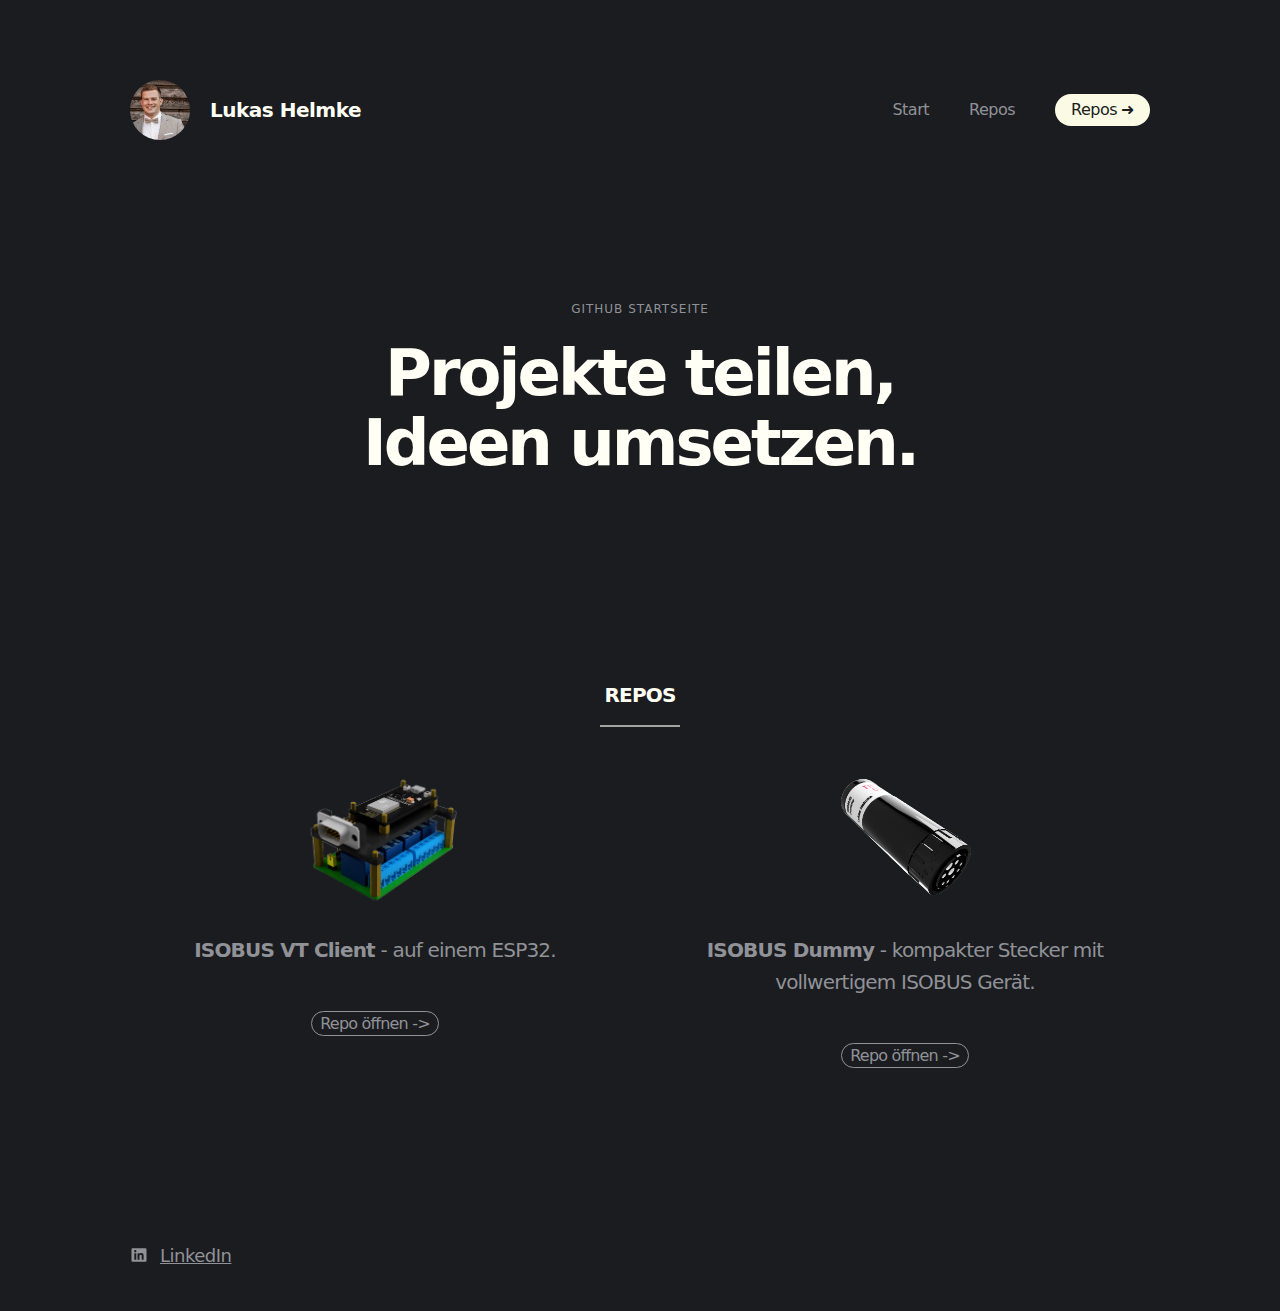
<file: index.html>
<!doctype html>
<html lang="de">
<head>
<meta charset="utf-8" />
<meta name="viewport" content="width=device-width, initial-scale=1" />

<!-- SEO -->  
<title>Lukas Helmke - GitHub Startseite</title>
<meta name="description" content="Landing Page zum lukashelmke.github.io Repository, Projekten und Updates von Lukas Helmke." />
<link rel="canonical" href="https://lukashelmke.github.io/" />
<meta name="robots" content="index,follow" />

<!-- Favicon -->   
<link rel="icon" href="./assets/img/global/lh.png" type="image/png" sizes="32x32" />
<link rel="icon" href="./assets/img/global/lh.png" type="image/png" sizes="16x16" />
<link rel="shortcut icon" href="./assets/img/global/lh.png" type="image/png" />
<link rel="apple-touch-icon" href="./assets/img/global/lh.png" />

<!-- Socials -->
<meta property="og:title" content="Lukas Helmke - GitHub Startseite" />
<meta property="og:description" content="Landing Page zum lukashelmke.github.io Repository, Projekten und Updates." />
<meta property="og:type" content="website" />
<meta property="og:url" content="https://lukashelmke.github.io" />
<meta property="og:image" content="./assets/img/global/lh.jpg" />
<meta name="twitter:card" content="summary_large_image" />

<!-- Styles + JS -->    
<link rel="preload" href="./assets/css/styles.css?v=0.8" as="style" />
<link rel="stylesheet" href="./assets/css/colors.css?v=0.8" /> 
<link rel="stylesheet" href="./assets/css/styles.css?v=0.8" />  
<script defer src="./assets/js/siema.min.js?v=0.8"></script>
<script defer src="./assets/js/main.js?v=0.8"></script>

</head>
<body class="scheme-midnight">

<header class="top">
  <div class="top__left">
    <img class="top__avatar" src="./assets/img/global/lukas.jpg" alt="Portraet von Lukas Helmke" />
    <span class="top__brand">Lukas Helmke</span>
  </div>
  <nav class="top__right">
    <div class="links">
      <a href="#start" class="top__link">Start</a>
      <a href="#repo" class="top__link">Repos</a>
    </div>
    <a href="https://github.com/lukashelmke" class="top__cta">Repos <span class="arrow">&#x279C;</span></a>
  </nav>
</header>

<section class="hero" id="start">
  <div class="boxed">
    <span class="eyebrow">GitHub Startseite</span>
    <h1 class="overview">Projekte teilen, <br>
      Ideen umsetzen.</h1>
    
  </div>
</section>

<section id="repo">
  <div class="boxed">
    <h2 class="section-title">Repos</h2>
    <div class="repo-grid">
      <article class="repo-card">
        <a class="repo-thumb-link" href="https://github.com/lukashelmke/IsoBus_VT_Client_ESP32_Repo">
          <img class="repo-thumb" src="./assets/img/global/ESP32_IsoBus_Relais.png" alt="ESP32 IsoBus Relais Rendering" />
        </a>
        <p><strong>ISOBUS VT Client</strong> - auf einem ESP32.</p>
        <p><a href="https://github.com/lukashelmke/IsoBus_VT_Client_ESP32_Repo" class="cta-project">Repo öffnen -></a></p>
      </article>
      <article class="repo-card">
        <a class="repo-thumb-link" href="https://github.com/lukashelmke/ISOBUS_Dummy">
          <img class="repo-thumb" src="./assets/img/global/ISOBBUS_Dummy_Rendering4.PNG" alt="ISOBUS Dummy Rendering" />
        </a>
        <p><strong>ISOBUS Dummy</strong> - kompakter Stecker mit vollwertigem ISOBUS Gerät.</p>
        <p><a href="https://github.com/lukashelmke/ISOBUS_Dummy" class="cta-project">Repo öffnen -></a></p>
      </article>
    </div>
  </div>
</section>

<footer class="site-footer bg-alt">
  <div class="footer-inner">
    <a class="social-link" href="https://www.linkedin.com/in/lukas-helmke-4b8bb62aa?utm_source=share&utm_campaign=share_via&utm_content=profile&utm_medium=ios_app" aria-label="LinkedIn Profil">
      <svg class="social-icon" viewBox="0 0 24 24" role="img" aria-hidden="true">
        <path d="M20.5 3h-17C2.67 3 2 3.67 2 4.5v15C2 20.33 2.67 21 3.5 21h17c.83 0 1.5-.67 1.5-1.5v-15C22 3.67 21.33 3 20.5 3zM8.34 18.2H5.75V9.62h2.59v8.58zM7.04 8.46c-.83 0-1.5-.67-1.5-1.5s.67-1.5 1.5-1.5 1.5.67 1.5 1.5-.67 1.5-1.5 1.5zm11.16 9.74h-2.59v-4.17c0-.99-.02-2.27-1.38-2.27-1.38 0-1.6 1.08-1.6 2.2v4.24H10.04V9.62h2.49v1.17h.03c.35-.66 1.2-1.35 2.47-1.35 2.64 0 3.13 1.74 3.13 4v4.76z"></path>
      </svg>
      <span>LinkedIn</span>
    </a>
  </div>
</footer>
</body>
</html>
</file>
<file: assets/css/colors.css>
body.scheme-midnight{background-color:#1a1c20;color:#fffff5}body.scheme-midnight ::selection{background:#fffff5;color:#1a1c20;text-shadow:none}body.scheme-midnight section.bg-alt,body.scheme-midnight .testimonial{background-color:#27282a}body.scheme-midnight a.cta-project:hover{border-color:#fffff5}body.scheme-midnight blockquote,body.scheme-midnight hr,body.scheme-midnight .slider-controls button,body.scheme-midnight a.cta-project{border-color:#919297}body.scheme-midnight blockquote{border-color:#7b7d80}body.scheme-midnight .top__brand,body.scheme-midnight div.boxed p a:hover,body.scheme-midnight .testimonial figcaption strong,body.scheme-midnight .top__link:hover,body.scheme-midnight .bio-text p,body.scheme-midnight .bio-links a,body.scheme-midnight a.cta-project:hover{color:#fffff5}body.scheme-midnight .links a,body.scheme-midnight .eyebrow,body.scheme-midnight p,body.scheme-midnight pre code,body.scheme-midnight del,body.scheme-midnight .slider-controls,body.scheme-midnight .testimonial,body.scheme-midnight .testimonial p,body.scheme-midnight .site-footer,body.scheme-midnight .site-footer a,body.scheme-midnight a.cta-project{color:#919297}body.scheme-midnight .testimonial figcaption,body.scheme-midnight blockquote,body.scheme-midnight blockquote p,body.scheme-midnight blockquote a{color:#7b7d80}body.scheme-midnight .top__cta{background-color:#fbfbe5;color:#1a1c20}body.scheme-midnight .top__cta a{color:#1a1c20}body.scheme-daylight{background-color:#fffff5;color:#1a1c20}body.scheme-daylight ::selection{background:#1a1c20;color:#fffff5;text-shadow:none}body.scheme-daylight section.bg-alt,body.scheme-daylight .testimonial{background-color:#fbfbe5}body.scheme-daylight a.cta-project:hover{border-color:#1a1c20}body.scheme-daylight blockquote,body.scheme-daylight hr,body.scheme-daylight .slider-controls button,body.scheme-daylight a.cta-project{border-color:#919297}body.scheme-daylight blockquote{border-color:#7b7d80}body.scheme-daylight .top__brand,body.scheme-daylight div.boxed p a:hover,body.scheme-daylight .testimonial figcaption strong,body.scheme-daylight .top__link:hover,body.scheme-daylight .bio-text p,body.scheme-daylight .bio-links a,body.scheme-daylight a.cta-project:hover{color:#1a1c20}body.scheme-daylight .links a,body.scheme-daylight .eyebrow,body.scheme-daylight p,body.scheme-daylight pre code,body.scheme-daylight del,body.scheme-daylight .slider-controls,body.scheme-daylight .testimonial,body.scheme-daylight .testimonial p,body.scheme-daylight .site-footer,body.scheme-daylight .site-footer a,body.scheme-daylight a.cta-project{color:#919297}body.scheme-daylight .testimonial figcaption,body.scheme-daylight blockquote,body.scheme-daylight blockquote p,body.scheme-daylight blockquote a{color:#7b7d80}body.scheme-daylight .top__cta{background-color:#27282a;color:#fffff5}body.scheme-daylight .top__cta a{color:#fffff5}body.scheme-ocean{background-color:#0b1a37;color:#fffff5}body.scheme-ocean ::selection{background:#fffff5;color:#0b1a37;text-shadow:none}body.scheme-ocean section.bg-alt,body.scheme-ocean .testimonial{background-color:#13264b}body.scheme-ocean a.cta-project:hover{border-color:#fffff5}body.scheme-ocean blockquote,body.scheme-ocean hr,body.scheme-ocean .slider-controls button,body.scheme-ocean a.cta-project{border-color:#949aa8}body.scheme-ocean blockquote{border-color:#818eac}body.scheme-ocean .top__brand,body.scheme-ocean div.boxed p a:hover,body.scheme-ocean .testimonial figcaption strong,body.scheme-ocean .top__link:hover,body.scheme-ocean .bio-text p,body.scheme-ocean .bio-links a,body.scheme-ocean a.cta-project:hover{color:#fffff5}body.scheme-ocean .links a,body.scheme-ocean .eyebrow,body.scheme-ocean p,body.scheme-ocean pre code,body.scheme-ocean del,body.scheme-ocean .slider-controls,body.scheme-ocean .testimonial,body.scheme-ocean .testimonial p,body.scheme-ocean .site-footer,body.scheme-ocean .site-footer a,body.scheme-ocean a.cta-project{color:#949aa8}body.scheme-ocean .testimonial figcaption,body.scheme-ocean blockquote,body.scheme-ocean blockquote p,body.scheme-ocean blockquote a{color:#818eac}body.scheme-ocean .top__cta{background-color:#fbfbe5;color:#0b1a37}body.scheme-ocean .top__cta a{color:#0b1a37}body.scheme-forest{background-color:#194f27;color:#fffff5}body.scheme-forest ::selection{background:#fffff5;color:#194f27;text-shadow:none}body.scheme-forest section.bg-alt,body.scheme-forest .testimonial{background-color:#1e572d}body.scheme-forest a.cta-project:hover{border-color:#fffff5}body.scheme-forest blockquote,body.scheme-forest hr,body.scheme-forest .slider-controls button,body.scheme-forest a.cta-project{border-color:#a2ad8c}body.scheme-forest blockquote{border-color:#829263}body.scheme-forest .top__brand,body.scheme-forest div.boxed p a:hover,body.scheme-forest .testimonial figcaption strong,body.scheme-forest .top__link:hover,body.scheme-forest .bio-text p,body.scheme-forest .bio-links a,body.scheme-forest a.cta-project:hover{color:#fffff5}body.scheme-forest .links a,body.scheme-forest .eyebrow,body.scheme-forest p,body.scheme-forest pre code,body.scheme-forest del,body.scheme-forest .slider-controls,body.scheme-forest .testimonial,body.scheme-forest .testimonial p,body.scheme-forest .site-footer,body.scheme-forest .site-footer a,body.scheme-forest a.cta-project{color:#a2ad8c}body.scheme-forest .testimonial figcaption,body.scheme-forest blockquote,body.scheme-forest blockquote p,body.scheme-forest blockquote a{color:#829263}body.scheme-forest .top__cta{background-color:#fbfbe5;color:#194f27}body.scheme-forest .top__cta a{color:#194f27}
</file>
<file: assets/css/styles.css>
@charset "UTF-8";
/* ------------------------------------------------------------------------------- */
/* Reset */
/* ------------------------------------------------------------------------------- */
*,
*::before,
*::after {
  box-sizing: border-box;
  margin: 0;
  padding: 0;
}

html {
  line-height: 1.5;
  -webkit-text-size-adjust: 100%;
  scroll-behavior: smooth;
  color: #000;
}

body {
  text-rendering: optimizeSpeed;
  font-family: inherit;
  font-size: 100%;
  line-height: inherit;
  min-height: 100vh;
  -webkit-tap-highlight-color: rgba(0, 0, 0, 0);
}

img,
picture,
video,
canvas,
svg {
  display: block;
  max-width: 100%;
  height: auto;
}

input,
button,
textarea,
select {
  font: inherit;
  color: inherit;
  background: none;
  border: none;
  outline: none;
}

ul,
ol {
  list-style: none;
}

a {
  color: inherit;
  text-decoration: none;
}

table {
  border-collapse: collapse;
  width: 100%;
}

body {
  -webkit-font-smoothing: antialiased;
  -moz-osx-font-smoothing: grayscale;
  text-rendering: optimizeLegibility;
}

body {
  font-family: "Inter", system-ui, -apple-system, BlinkMacSystemFont, "Segoe UI", sans-serif, "Apple Color Emoji", "Segoe UI Emoji";
  line-height: 1.5;
  letter-spacing: -0.5px;
  font-style: normal;
  font-weight: 400;
}

.bio-section, .site-footer, section, .top {
  padding-top: 80px;
  padding-bottom: 80px;
}
@media (max-width: 600px) {
  .bio-section, .site-footer, section, .top {
    padding-top: 40px;
    padding-bottom: 40px;
  }
}

.bio-section, div.boxed, .eyebrow, .top {
  width: 100%;
  max-width: 1020px;
  margin-left: auto;
  margin-right: auto;
}
@media (max-width: 1100px) {
  .bio-section, div.boxed, .eyebrow, .top {
    width: calc(100% - 80px);
  }
}
.overview {
  width: 100%;
  max-width: 800px;
  margin-left: auto;
  margin-right: auto;
}

.testimonial, div.boxed blockquote, div.boxed p,
div.boxed h2 {
  width: 100%;
  max-width: 480px;
  margin-left: auto;
  margin-right: auto;
}

/* ------------------------------------------------------------------------------- */
/* Global styles */
/* ------------------------------------------------------------------------------- */
html {
  font-size: 16px;
  scroll-behavior: smooth;
  box-sizing: border-box;
}
@media (max-width: 600px) {
  html {
    font-size: 14px;
  }
}

body {
  padding: 0;
  margin: 0;
  -webkit-tap-highlight-color: rgba(0, 0, 0, 0);
}

*, *::before, *::after {
  box-sizing: inherit;
}

img {
  max-width: 100%;
  height: auto;
  border-radius: 12px;
}

a img {
  vertical-align: top;
}

p {
  margin: 0 0 10px 0;
}

li {
  list-style: none;
}

*:focus {
  outline: 2px solid transparent;
  outline-offset: 2px;
}

hr {
  border: none;
  height: 1px;
  display: block;
  margin: 40px 0;
  border-bottom: 2px dotted;
}

b, strong {
  font-style: normal;
  font-weight: 600;
}

del {
  text-decoration: line-through;
}

blockquote {
  margin: 40px 0 40px 0;
  padding: 0 20px 0 20px;
  border-left: 1px solid;
}
blockquote a {
  text-decoration: underline;
}

i, em {
  font-style: italic;
}

pre code {
  display: block;
  padding: 20px;
  overflow: hidden;
  margin-bottom: 20px;
}

textarea,
input,
button,
select {
  border-radius: 0;
  appearance: none;
  -webkit-appearance: none;
  -moz-appearance: none;
}

/* ------------------------------------------------------------------------------- */
/* Header (logo + nav) */
/* ------------------------------------------------------------------------------- */
.top {
  display: flex;
  justify-content: space-between;
  align-items: center;
}
.top__left {
  display: flex;
  align-items: center;
  gap: 20px;
}
.top__avatar {
  width: 60px;
  height: 60px;
  border-radius: 50%;
  object-fit: cover;
}
@media (max-width: 600px) {
  .top__avatar {
    width: 40px;
    height: 40px;
  }
}
.top__brand {
  font-size: 1.25rem;
  font-weight: bold;
}
.top__right {
  display: flex;
  align-items: center;
  gap: 40px;
}
@media (max-width: 600px) {
  .top__right {
    gap: 20px;
  }
}
.top .links {
  display: flex;
  align-items: center;
  gap: 40px;
}
.top__link {
  font-size: 1rem;
  text-decoration: none;
  transition: color 0.2s ease-in, border-color 0.2s ease-in;
}
.top__link:hover {
  transition: color 0.1s ease-out, border-color 0.1s ease-out;
}
.top__cta {
  padding: 4px 16px;
  border-radius: 999px;
  font-size: 1rem;
  text-decoration: none;
  display: inline-flex;
  transition: color 0.3s;
}
.top__cta .arrow {
  display: inline-block;
  transition: transform 0.3s ease;
  margin-left: 0.25em;
  font-weight: bold;
}
.top__cta:hover .arrow {
  transform: translateX(3px);
}

/* ------------------------------------------------------------------------------- */
/* Intros with big type */
/* ------------------------------------------------------------------------------- */
.eyebrow {
  display: block;
  margin-bottom: 20px;
  text-transform: uppercase;
  font-size: 12px;
  letter-spacing: 1px;
  text-align: center;
}
@media (max-width: 600px) {
  .eyebrow {
    text-align: left;
    margin-left: 0;
  }
}

.overview {
  font-size: 4rem;
  letter-spacing: -0.1875rem;
  line-height: 4.4rem;
  text-align: center;
}
.hero p {
  display: flex;
  justify-content: center;
  text-align: center;
}

.hero .cta-project {
  display: inline-flex;
}
@media (max-width: 600px) {
  .overview {
    text-align: left;
    font-size: 3.2rem;
    letter-spacing: -0.0375rem;
    line-height: 3.52rem;
  }
}

/* ------------------------------------------------------------------------------- */
/* Page sections */
/* ------------------------------------------------------------------------------- */
section {
  width: 100%;
  margin: 0;
}
section p {
  margin-bottom: 40px;
}
section p a {
  text-decoration: underline;
}
section hr {
  border: none;
  height: 160px;
}
@media (max-width: 600px) {
  section hr {
    height: 80px;
  }
}

div.boxed img {
  width: 100%;
  max-width: 1020px;
  border-radius: 12px;
}
div.boxed p,
div.boxed h2 {
  font-size: 1.25rem;
  letter-spacing: -0.05rem;
  line-height: 2rem;
}
div.boxed h2 {
  margin-top: 40px;
  margin-bottom: 40px;
}
div.boxed blockquote {
  font-size: 1rem;
  line-height: 1.5rem;
}
div.boxed blockquote p {
  font-size: 1rem;
  line-height: 1.5rem;
}
div.boxed p a {
  transition: color 0.2s ease-in, border-color 0.2s ease-in;
}
div.boxed p a:hover {
  transition: color 0.1s ease-out, border-color 0.1s ease-out;
}

/* ------------------------------------------------------------------------------- */
/* Repo thumbnails */
/* ------------------------------------------------------------------------------- */
.boxed img.repo-thumb {
  width: 220px !important;
  max-width: 220px !important;
  height: 140px !important;
  object-fit: cover;
  display: block;
  border-radius: 10px;
  margin: 0 auto 20px auto;
  transition: transform 0.2s ease-in-out;
  will-change: transform;
}

.repo-thumb-link {
  display: inline-block;
}

.repo-thumb-link:hover .repo-thumb {
  transform: scale(1.04);
}

.repo-grid {
  display: grid;
  grid-template-columns: repeat(2, minmax(0, 1fr));
  gap: 40px;
}

@media (max-width: 900px) {
  .repo-grid {
    grid-template-columns: 1fr;
  }
}

.repo-card {
  text-align: center;
}

.section-title {
  font-size: 2.8rem;
  letter-spacing: -0.06rem;
  text-transform: uppercase;
  margin-bottom: 32px;
  text-align: center;
  position: relative;
}

.section-title::after {
  content: "";
  display: block;
  width: 80px;
  height: 2px;
  margin: 14px auto 0;
  background: currentColor;
  opacity: 0.6;
}

/* ------------------------------------------------------------------------------- */
/* Footers */
/* ------------------------------------------------------------------------------- */
.site-footer {
  display: flex;
  justify-content: space-between;
  align-items: center;
  padding: 40px 0;
  font-size: 1rem;
  flex-wrap: wrap;
}

.site-footer .footer-inner {
  width: 100%;
  max-width: 1020px;
  margin-left: auto;
  margin-right: auto;
}
@media (max-width: 1100px) {
  .site-footer .footer-inner {
    width: calc(100% - 80px);
  }
}
.site-footer a {
  text-decoration: underline;
}

.site-footer a:hover {
  text-decoration: underline;
}

.footer-left,
.footer-right {
  margin: 0.5rem 0;
}

/* ------------------------------------------------------------------------------- */
/* Portfolios */
/* ------------------------------------------------------------------------------- */
.siema-wrapper {
  border-radius: 12px;
  overflow: hidden;
  line-height: 0;
}

.siema {
  margin: 0;
  display: flex;
}
.siema > div {
  flex-shrink: 0;
  width: 100%;
  display: flex;
  align-items: flex-start;
}
.siema img {
  display: block;
  vertical-align: top;
  width: 100%;
  height: auto;
  margin: 0;
  border-radius: 0 !important;
}

.slider-controls {
  font-size: 1rem;
  letter-spacing: -0.1rem;
  line-height: 1.5rem;
  display: flex;
  justify-content: flex-end;
  gap: 20px;
  margin-top: 16px;
}
.slider-controls button {
  cursor: pointer;
  border-bottom: 1px solid;
}

div.boxed .slider-heading {
  margin-top: 0;
}

a.cta-project {
  font-size: 1rem;
  line-height: 1rem;
  text-decoration: none;
  border: 1px solid;
  border-radius: 999px;
  padding: 2px 8px;
  transition: color 0.2s ease-in, border-color 0.2s ease-in;
}
a.cta-project:hover {
  transition: color 0.1s ease-out, border-color 0.1s ease-out;
}

/* ------------------------------------------------------------------------------- */
/* Testimonials */
/* ------------------------------------------------------------------------------- */
.testimonial {
  border-radius: 12px;
  padding: 80px 40px;
  text-align: center;
  margin-bottom: 40px;
}
.testimonial blockquote {
  border-left: none;
  font-family: "Inter", system-ui, -apple-system, BlinkMacSystemFont, "Segoe UI", sans-serif, "Apple Color Emoji", "Segoe UI Emoji";
  font-size: 1rem;
  line-height: 2rem;
  margin: 0 0 2rem;
  font-style: normal;
  quotes: "“" "”" "‘" "’";
}
.testimonial blockquote p {
  font-size: 1rem;
  line-height: 1.5rem;
}
.testimonial blockquote p::before {
  content: open-quote;
}
.testimonial blockquote p::after {
  content: close-quote;
}
.testimonial figcaption {
  font-size: 1rem;
}
.testimonial figcaption strong {
  font-weight: normal;
}
/* ------------------------------------------------------------------------------- */
/* Bios, Info, About section */
/* ------------------------------------------------------------------------------- */
.bio-section {
  display: flex;
  align-items: center;
  justify-content: center;
  gap: 40px;
  flex-wrap: wrap;
}

.bio-image {
  width: 100%;
}
@media (min-width: 1100px) {
  .bio-image {
    width: 48%;
  }
}
.bio-image img {
  width: 100%;
  border-radius: 12px;
}

.bio-text {
  width: 100%;
  font-size: 1.6875rem;
  line-height: 2rem;
}
@media (min-width: 1100px) {
  .bio-text {
    width: 48%;
  }
}

.highlight {
  text-decoration: underline;
}

.bio-links {
  display: flex;
  gap: 3rem;
  font-size: 1.25rem;
  line-height: 2rem;
  flex-wrap: wrap;
}
.bio-links ul {
  list-style: none;
  padding: 0;
}
.bio-links ul li {
  margin-bottom: 8px;
}
.bio-links a {
  text-decoration: none;
  position: relative;
}
.bio-links a::before {
  content: "→";
  margin-right: 0.5rem;
  display: inline-block;
  transition: transform 0.3s ease;
}
.bio-links a:hover {
  text-decoration: none;
}
.bio-links a:hover::before {
  transform: translateX(3px);
}

/* ------------------------------------------------------------------------------- */
/* Social links */
/* ------------------------------------------------------------------------------- */
.social-link {
  display: inline-flex;
  align-items: center;
  gap: 0.75rem;
  margin-top: 12px;
  font-size: 1.125rem;
  text-decoration: none;
}

.social-icon {
  width: 18px;
  height: 18px;
  fill: currentColor;
}
</file>
